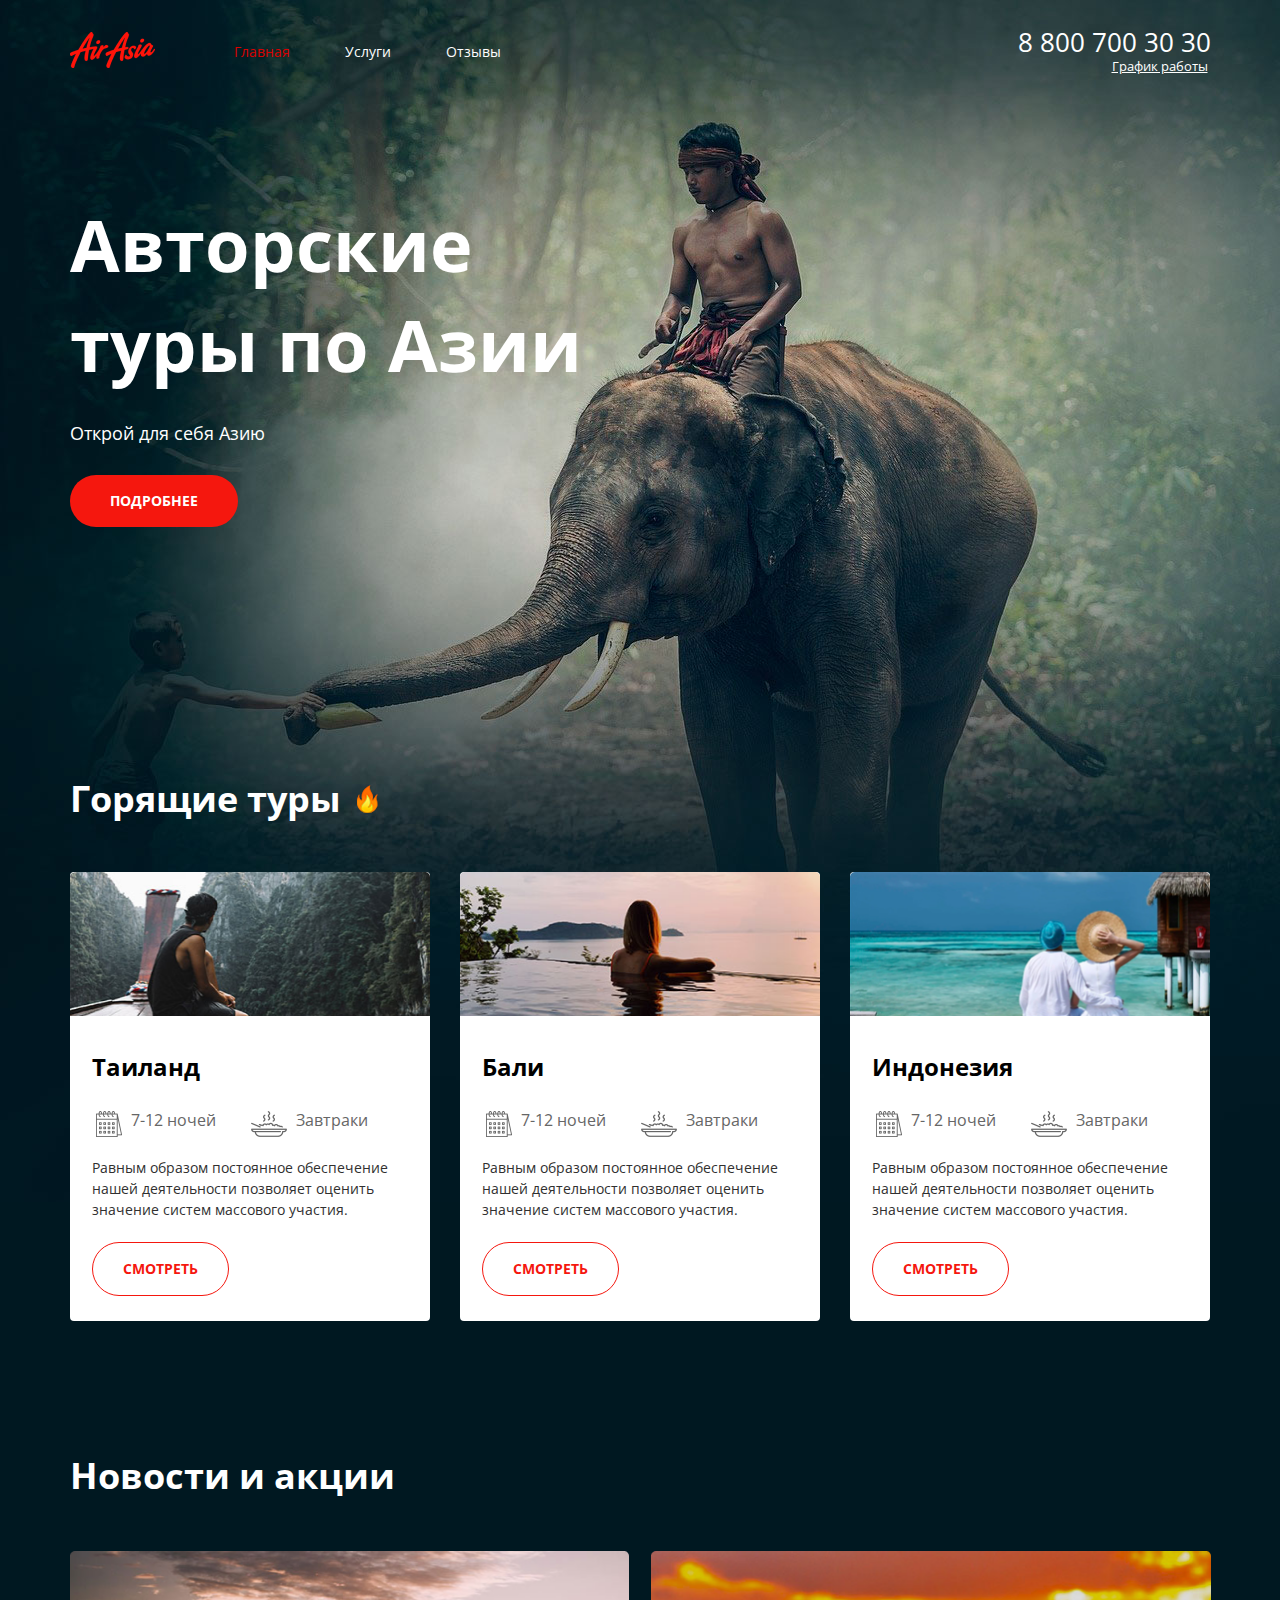
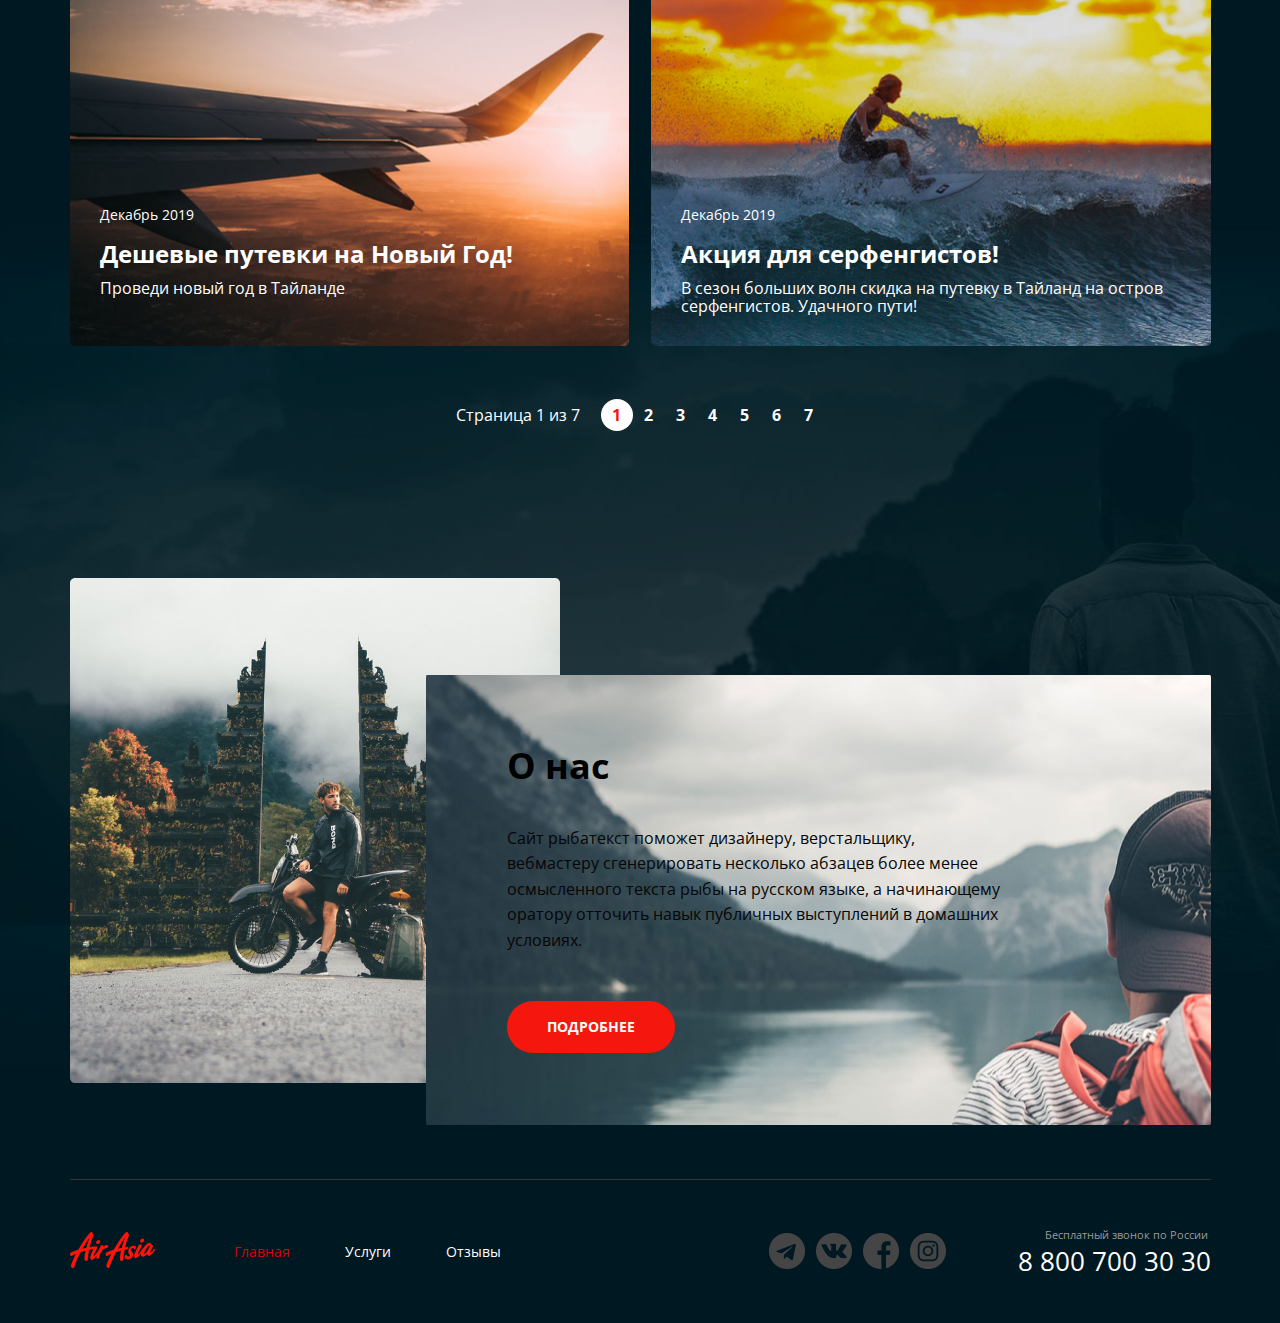
<file: index.html>
<!DOCTYPE html>
<html lang="ru">
<head>
    <meta charset="UTF-8">
    <meta http-equiv="X-UA-Compatible" content="IE=edge">
    <meta name="viewport" content="width=1200, initial-scale=1.0">
    <link rel="stylesheet" href="/air-asia/css/main.css">
    <title>Air-Asia Главная</title>
    <link rel="preconnect" href="https://fonts.googleapis.com">
    <link rel="preconnect" href="https://fonts.gstatic.com" crossorigin>
    <link href="https://fonts.googleapis.com/css2?family=Open+Sans:wght@400;700&display=swap" rel="stylesheet"> 
</head>
<body>
    <div class="wrapper main-page-wrapper">
        <div class="container hero__container">
            <header class="header">
                <div class="container header__container">
                    <div class="header__col">
                        <a href="/air-asia/index.html" class="logo">
                            <img src="/air-asia/img/logo.png" alt="Логотип фирмы" class="logo__img">
                        </a>
                        <nav class="menu">
                            <ul class="menu__list">
                                <li class="menu__item"><a href="/air-asia/index.html" class="menu__link menu__link--active">Главная</a></li>
                                <li class="menu__item"><a href="/air-asia/services.html" class="menu__link">Услуги</a></li>
                                <li class="menu__item"><a href="/air-asia/reviews.html" class="menu__link">Отзывы</a></li>
                            </ul>
                        </nav>
                    </div>
                    <div class="header__col header__col--align--right">
                        <address class="contacts">
                            <a href="tel:+78007003030" class="contacts__phone">8 800 700 30 30</a>
                            <div class="contacts__schedule">
                                <a href="" class="contacts__text contacts__text--header">График работы</a>
                                <ul class="contacts__dropdown">
                                    <li class="contacts__item contacts__item--bold">пн-вс : 09:00 - 20:00</li>
                                    <li class="contacts__item">Обед: 14:00-14:30</li>
                                </ul>
                            </div>
                            
                        </address>
                    </div>  
                </div>
            </header>
            <section class="tours">
                <div class="container">
                    <div class="tours__content">
                        <h1 class="tours__title">Авторские туры по Азии</h1>
                        <div class="tours__text">Открой для себя Азию</div>
                        <a href="#" class="button tours__button">Подробнее</a>
                    </div>
                </div>
            </section>
        </div>
        <main class="main-content">   
            <section class="offers">
                <div class="container">
                    <h2 class="title title--fire">Горящие туры</h2>
                    <ul class="offers__list">
                        <li class="offers__item">
                            <img src="/air-asia/img/tailand.png" alt="hot tours" class="offers__img">
                            <div class="offers__content">
                                <div class="offers__title">Таиланд</div>
                                <ul class="offers__features">
                                    <li class="offers__feature">
                                        <img src="/air-asia/img/calendar.png" alt="Календарь" class="offers__feature-img">
                                        <div class="offers__feature-text">7-12 ночей</div>
                                    </li>
                                    <li class="offers__feature">
                                        <img src="/air-asia/img/meal.png" alt="Завтраки" class="offers__feature-img">
                                        <div class="offers__feature-text">Завтраки</div>
                                    </li>
                                </ul>
                                <p class="offers__text">
                                    Равным образом постоянное обеспечение нашей деятельности позволяет оценить значение систем массового участия.
                                </p>
                                <a href="#" class="button button--light">смотреть</a>
                            </div>
                        </li>
                        <li class="offers__item">
                            <img src="/air-asia/img/bali.png" alt="hot tours" class="offers__img">
                            <div class="offers__content">
                                <div class="offers__title">Бали</div>
                                <ul class="offers__features">
                                    <li class="offers__feature">
                                        <img src="/air-asia/img/calendar.png" alt="Календарь" class="offers__feature-img">
                                        <div class="offers__feature-text">7-12 ночей</div>
                                    </li>
                                    <li class="offers__feature">
                                        <img src="/air-asia/img/meal.png" alt="Завтраки" class="offers__feature-img">
                                        <div class="offers__feature-text">Завтраки</div>
                                    </li>
                                </ul>
                                <p class="offers__text">
                                    Равным образом постоянное обеспечение нашей деятельности позволяет оценить значение систем массового участия.
                                </p>
                                <a href="#" class="button button--light">смотреть</a>
                            </div>
                        </li>
                        <li class="offers__item">
                            <img src="/air-asia/img/indonesia.png" alt="hot tours" class="offers__img">
                            <div class="offers__content">
                                <div class="offers__title">Индонезия</div>
                                <ul class="offers__features">
                                    <li class="offers__feature">
                                        <img src="/air-asia/img/calendar.png" alt="Календарь" class="offers__feature-img">
                                        <div class="offers__feature-text">7-12 ночей</div>
                                    </li>
                                    <li class="offers__feature">
                                        <img src="/air-asia/img/meal.png" alt="Завтраки" class="offers__feature-img">
                                        <div class="offers__feature-text">Завтраки</div>
                                    </li>
                                </ul>
                                <p class="offers__text">
                                    Равным образом постоянное обеспечение нашей деятельности позволяет оценить значение систем массового участия.
                                </p>
                                <a href="#" class="button button--light">смотреть</a>
                            </div>
                        </li>
                    </ul>
                </div>
            </section>
            <section class="news">
                <div class="container">
                    <h2 class="title news__title-main">Новости и акции</h2>
                    <ul class="news__list">
                        <li class="news__item">
                            <img src="/air-asia/img/plain.png" alt="Самолет" class="news__img">
                            <div class="news__content">
                                <div class="news__date">Декабрь 2019</div>
                                <h3 class="news__title">Дешевые путевки на Новый Год!</h3>
                                <h4 class="news__text">Проведи новый год в Тайланде</h4>
                            </div>
                        </li>
                        <li class="news__item">
                            <img src="/air-asia/img/surferr.png" alt="Серфер" class="news__img">
                            <div class="news__content">
                                <div class="news__date">Декабрь 2019</div>
                                <h3 class="news__title">Акция для серфенгистов!</h3>
                                <h4 class="news__text">В сезон больших волн скидка на путевку в Тайланд на остров серфенгистов. Удачного пути!</h4>
                            </div>
                        </li>
                    </ul>
                    <div class="paginator">
                        <div class="paginator__display">Страница 1 из 7</div>
                        <ul class="paginator__list">
                            <li class="paginator__item paginator__item--active">
                                <a href="#" class="paginator__link">1</a>
                                </li>
                            <li class="paginator__item">
                                <a href="#" class="paginator__link">2</a>
                            </li>
                            <li class="paginator__item">
                                <a href="#" class="paginator__link">3</a>
                            </li>
                            <li class="paginator__item">
                                <a href="#" class="paginator__link">4</a>
                            </li>
                            <li class="paginator__item">
                                <a href="#" class="paginator__link">5</a>
                            </li>
                            <li class="paginator__item">
                                <a href="#" class="paginator__link">6</a>
                            </li>
                            <li class="paginator__item">
                                <a href="#" class="paginator__link">7</a>
                            </li>
                        </ul>
                    </div>
                </div>
            </section>
            <section class="about">
                <div class="container">
                    <div class="about__decor">
                        <img src="/air-asia/img/gates.png" alt="Ворота" class="about__decor-img">
                    </div>
                    <div class="container about__container">
                        <div class="about__content">
                            <h2 class="title title--dark">О нас</h2>
                            <p class="about__text">
                                Сайт рыбатекст поможет дизайнеру, верстальщику, вебмастеру сгенерировать несколько абзацев более менее осмысленного текста рыбы на русском языке, а начинающему оратору отточить навык публичных выступлений в домашних условиях. 
                            </p>
                            <a href="#" class="button button--about">Подробнее</a>
                        </div>
                    </div>
                </div>
            </section>
        </main>
        <footer class="footer-container__content">
            <div class="footer">
                <div class="container footer__container">
                    <div class="footer__col">
                        <a href="/air-asia/index.html" class="logo">
                            <img src="/air-asia/img/logo.png" alt="Логотип фирмы" class="logo__img">
                        </a>
                        <nav class="menu">
                            <ul class="menu__list">
                                <li class="menu__item"><a href="/air-asia/index.html" class="menu__link menu__link--active">Главная</a></li>
                                <li class="menu__item"><a href="/air-asia/services.html" class="menu__link">Услуги</a></li>
                                <li class="menu__item"><a href="/air-asia/reviews.html" class="menu__link">Отзывы</a></li>
                            </ul>
                        </nav>
                    </div>
                    <div class="footer__col footer__col--align--right">
                        <nav class="social">
                            <ul class="social__list">
                                <li class="social__item social__item--icon--telegr">
                                    <a href="#" class="social__link social__link--telegram"></a>
                                </li>
                                <li class="social__item social__item--icon--vk">
                                    <a href="#" class="social__link social__link--vk">
                                    </a>
                                </li>
                                <li class="social__item social__item--icon--fb">
                                    <a href="#" class="social__link social__link--fb">
                                    </a>
                                </li>
                                <li class="social__item social__item--icon--instagram">
                                    <a href="#" class="social__link social__link--instagram">
                                    </a>
                                </li>
                            </ul>
                        </nav>
                        <address class="contacts">
                            <div class="contacts__text contacts__text--footer">Бесплатный звонок по России</div>
                            <a href="tel:+78007003030" class="contacts__phone">8 800 700 30 30</a>
                        </address>
                    </div>
                </div>
            </div>
        </footer>
    </div>
</body>
</html>
</file>
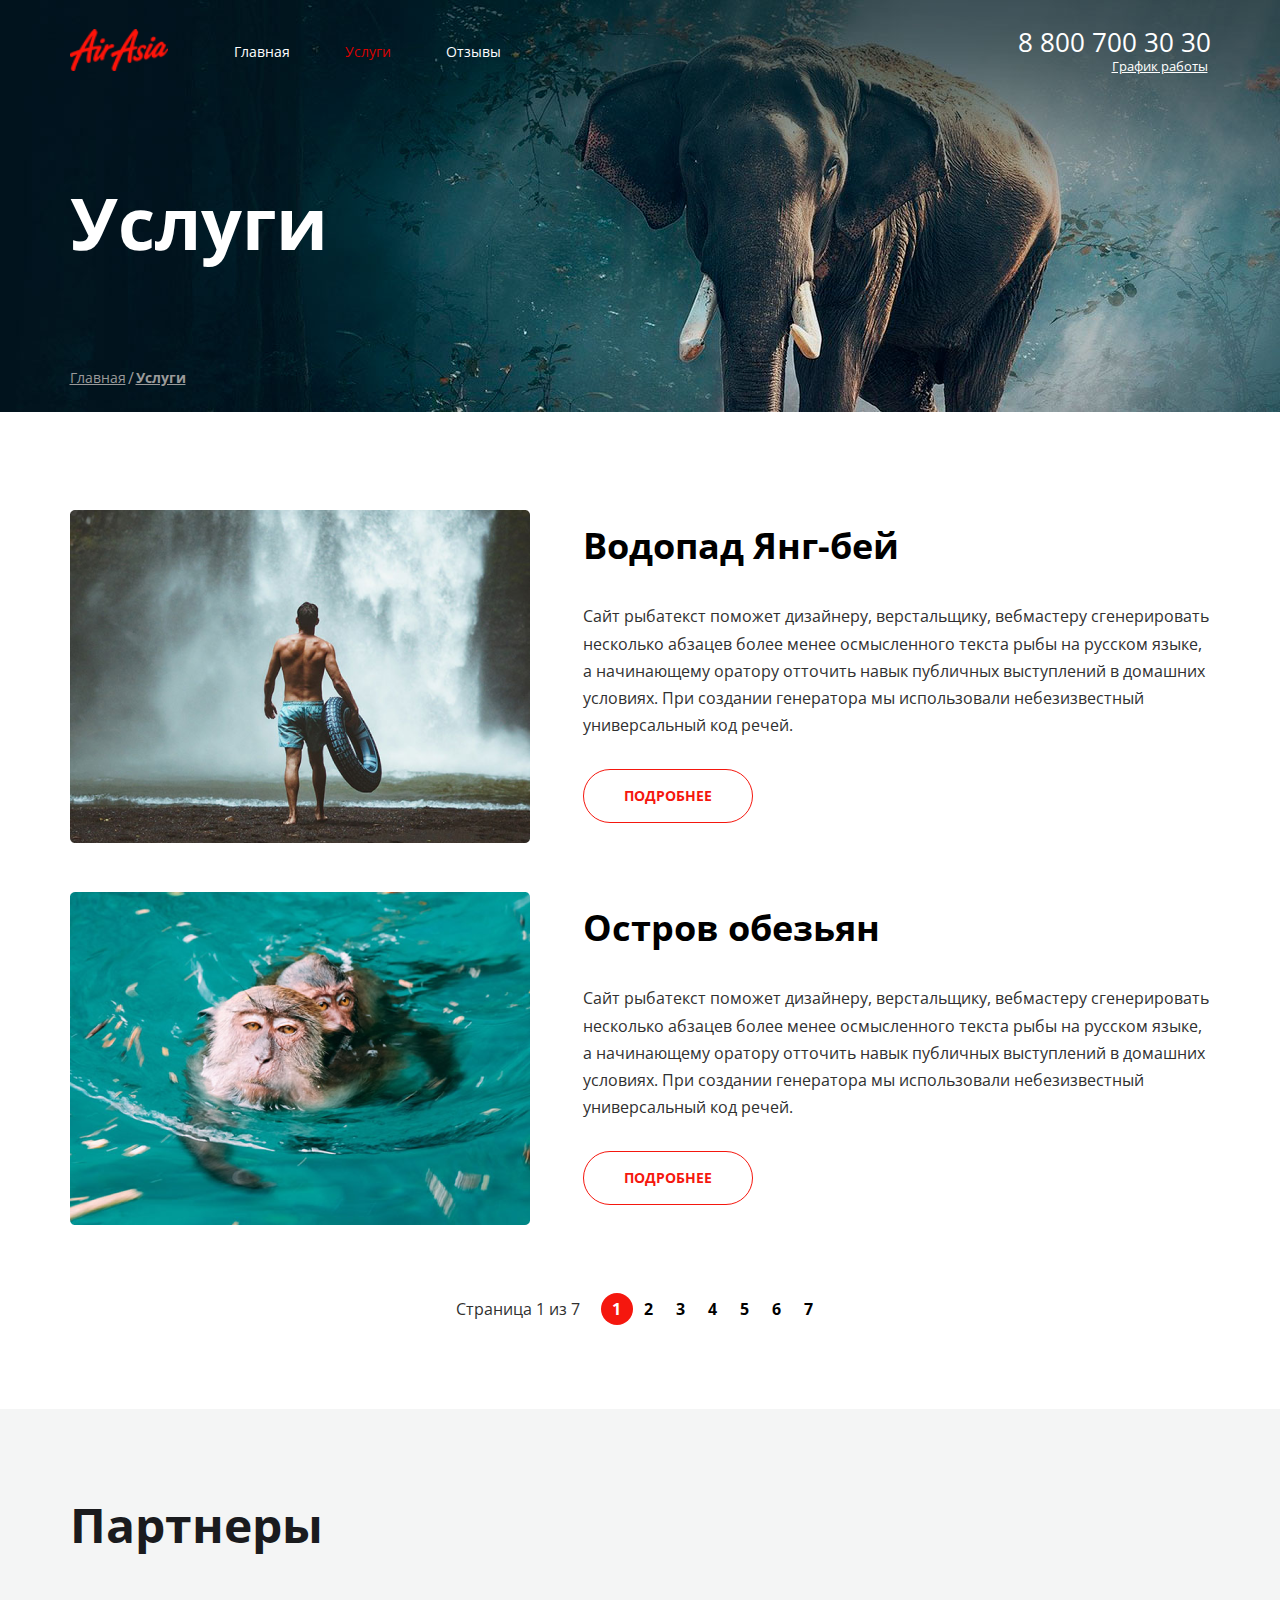
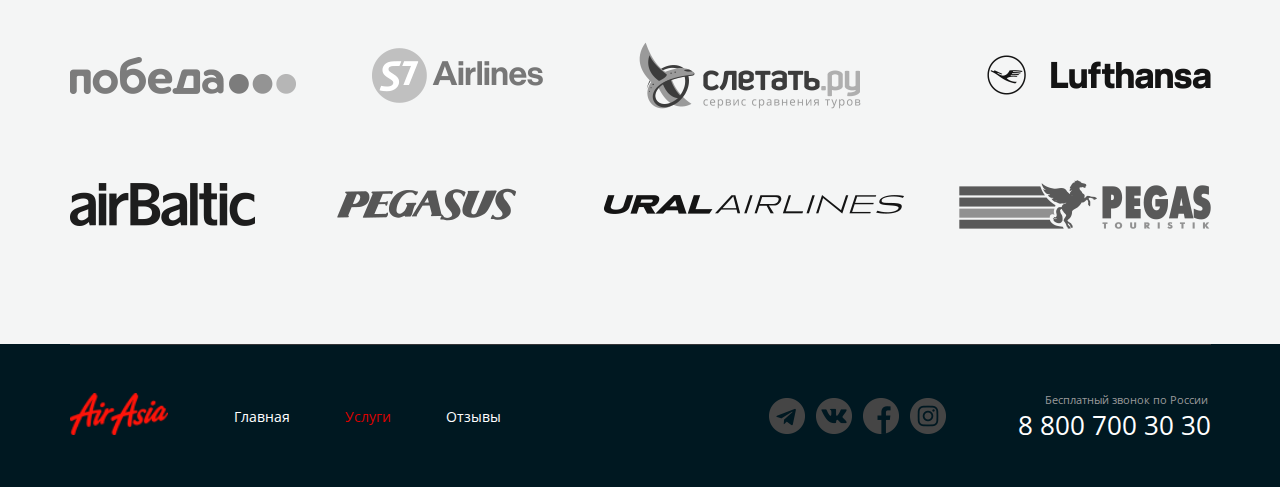
<file: services.html>
<!DOCTYPE html>
<html lang="ru">
<head>
    <meta charset="UTF-8">
    <meta http-equiv="X-UA-Compatible" content="IE=edge">
    <meta name="viewport" content="width=1200, initial-scale=1.0">
    <link rel="preconnect" href="https://fonts.googleapis.com">
    <link rel="preconnect" href="https://fonts.gstatic.com" crossorigin>
    <link href="https://fonts.googleapis.com/css2?family=Open+Sans:wght@400;700&display=swap" rel="stylesheet"> 
    <link rel="stylesheet" href="/air-asia/css/main.css">
    <title>Услуги</title>
</head>
<body>
    <div class="wrapper">
        <section class="top-line">
            <div class="container top-line__container">
                <header class="header header-services">
                    <div class="header__col">
                        <a href="/air-asia/index.html" class="header__logo">
                            <img src="/air-asia/img/logo.png" alt="Логотип фирмы" class="logo__img header__logo__img">
                        </a>
                        <nav class="menu">
                            <ul class="menu__list">
                                <li class="menu__item"><a href="/air-asia/index.html" class="menu__link">Главная</a></li>
                                <li class="menu__item"><a href="/air-asia/services.html" class="menu__link menu__link--active">Услуги</a></li>
                                <li class="menu__item"><a href="/air-asia/reviews.html" class="menu__link">Отзывы</a></li>
                            </ul>
                        </nav>
                    </div>
                    <div class="header__col header__col--align--right">
                        <address class="contacts">
                            <a href="tel:+78007003030" class="contacts__phone">8 800 700 30 30</a>
                            <div class="contacts__schedule">
                                <a href="" class="contacts__text contacts__text--header">График работы</a>
                                <ul class="contacts__dropdown">
                                    <li class="contacts__item contacts__item--bold">пн-вс : 09:00 - 20:00</li>
                                    <li class="contacts__item">Обед: 14:00-14:30</li>
                                </ul>
                            </div>
                            
                        </address>
                    </div>  
                </header>
                <h1 class="page-title">Услуги</h1>
                <nav class="breadcrumbs">
                    <ul class="breadcrumbs__list">
                        <li class="breadcrumbs__item">
                            <a href="/air-asia/index.html" class="breadcrumbs__link">Главная</a>
                        </li>
                        <li class="breadcrumbs__item breadcrumbs__item--active">
                            <a href="/air-asia/services.html" class="breadcrumbs__link">Услуги</a>
                        </li>
                    </ul>
                </nav>
            </div>
        </section>
        <main class="page-content">
            <div class="container">
                <ul class="services">
                    <li class="services__item service">
                        <div class="service__img">
                            <img src="/air-asia/img/waterfall.png" alt="Водопад" class="service__img-elem">
                        </div>
                        <div class="service__content">
                            <h2 class="service__title">
                                Водопад Янг-бей
                            </h2>
                            <div class="service__desc">
                                <p>
                                    Сайт рыбатекст поможет дизайнеру, верстальщику, вебмастеру сгенерировать несколько абзацев более менее осмысленного текста рыбы на русском языке, а начинающему оратору отточить навык публичных выступлений в домашних условиях. При создании генератора мы использовали небезизвестный универсальный код речей. 
                                </p>
                            </div>
                            <a href="#" class="button button--light service__button">подробнее</a>
                        </div>
                    </li>
                    <li class="services__item service">
                        <div class="service__img">
                            <img src="/air-asia/img/monkeys.png" alt="Водопад" class="service__img-elem">
                        </div>
                        <div class="service__content">
                            <h2 class="service__title">
                                Остров обезьян
                            </h2>
                            <div class="service__desc">
                                <p>
                                    Сайт рыбатекст поможет дизайнеру, верстальщику, вебмастеру сгенерировать несколько абзацев более менее осмысленного текста рыбы на русском языке, а начинающему оратору отточить навык публичных выступлений в домашних условиях. При создании генератора мы использовали небезизвестный универсальный код речей. 
                                </p>
                            </div>
                            <a href="#" class="button button--light service__button">подробнее</a>
                        </div>
                    </li>
                </ul>
                <div class="paginator paginator--theme--dark">
                    <div class="paginator__display">Страница 1 из 7</div>
                    <ul class="paginator__list">
                        <li class="paginator__item paginator__item--active">
                            <a href="#" class="paginator__link">1</a>
                            </li>
                        <li class="paginator__item">
                            <a href="#" class="paginator__link">2</a>
                        </li>
                        <li class="paginator__item">
                            <a href="#" class="paginator__link">3</a>
                        </li>
                        <li class="paginator__item">
                            <a href="#" class="paginator__link">4</a>
                        </li>
                        <li class="paginator__item">
                            <a href="#" class="paginator__link">5</a>
                        </li>
                        <li class="paginator__item">
                            <a href="#" class="paginator__link">6</a>
                        </li>
                        <li class="paginator__item">
                            <a href="#" class="paginator__link">7</a>
                        </li>
                    </ul>
                </div>
            </div>
        </main>
        <section class="inner-section inner-section--bg--grey">
            <div class="container">
                <h2 class="inner-section__title">Партнеры</h2>
                <ul class="partners__list">
                    <li class="partners__item">
                        <a href="#" class="partners__link">
                            <img src="/air-asia/img/pobeda.png" alt="Pobeda">
                        </a>
                    </li>
                    <li class="partners__item">
                        <a href="#" class="partners__link">
                            <img src="/air-asia/img/s7.png" alt="S7Airlines">
                        </a>
                    </li>
                    <li class="partners__item">
                        <a href="#" class="partners__link">
                            <img src="/air-asia/img/lets-fly.png" alt="Fly">
                        </a>
                    </li>
                    <li class="partners__item">
                        <a href="#" class="partners__link">
                            <img src="/air-asia/img/lufthansa.png" alt="Lufthansa">
                        </a>
                    </li>
                    <li class="partners__item">
                        <a href="#" class="partners__link">
                            <img src="/air-asia/img/airbaltic.png" alt="AirBaltic">
                        </a>
                    </li>
                    <li class="partners__item">
                        <a href="#" class="partners__link">
                            <img src="/air-asia/img/pegasus.png" alt="Pegasus">
                        </a>
                    </li>
                    <li class="partners__item">
                        <a href="#" class="partners__link">
                            <img src="/air-asia/img/ural.png" alt="UralAirlines">
                        </a>
                    </li>
                    <li class="partners__item">
                        <a href="#" class="partners__link">
                            <img src="/air-asia/img/pegas.png" alt="Pegas">
                        </a>
                    </li>
                </ul>
            </div>
        </section>
        <footer class="footer-container__content">
            <div class="footer">
                <div class="container footer__container">
                    <div class="footer__col">
                        <a href="/air-asia/index.html" class="footer__logo footer__logo__img">
                            <img src="/air-asia/img/logo.png" alt="Логотип фирмы" class="logo__img footer__logo__img">
                        </a>
                        <nav class="menu">
                            <ul class="menu__list">
                                <li class="menu__item"><a href="/air-asia/index.html" class="menu__link">Главная</a></li>
                                <li class="menu__item"><a href="/air-asia/services.html" class="menu__link menu__link--active">Услуги</a></li>
                                <li class="menu__item"><a href="/air-asia/reviews.html" class="menu__link">Отзывы</a></li>
                            </ul>
                        </nav>
                    </div>
                    <div class="footer__col footer__col--align--right">
                        <nav class="social">
                            <ul class="social__list">
                                <li class="social__item social__item--icon--telegr">
                                    <a href="#" class="social__link social__link--telegram"></a>
                                </li>
                                <li class="social__item social__item--icon--vk">
                                    <a href="#" class="social__link social__link--vk">
                                    </a>
                                </li>
                                <li class="social__item social__item--icon--fb">
                                    <a href="#" class="social__link social__link--fb">
                                    </a>
                                </li>
                                <li class="social__item social__item--icon--instagram">
                                    <a href="#" class="social__link social__link--instagram">
                                    </a>
                                </li>
                            </ul>
                        </nav>
                        <address class="contacts">
                            <div class="contacts__text contacts__text--footer">Бесплатный звонок по России</div>
                            <a href="tel:+78007003030" class="contacts__phone">8 800 700 30 30</a>
                        </address>
                    </div>
                </div>
            </div>
        </footer>
    </div>
</body>
</html>
</file>
<file: air-asia/css/main.css>
@import url(/air-asia/css/normalize.css);

@import url(/air-asia/css/blocks/base.css);
@import url(/air-asia/css/blocks/header.css);
@import url(/air-asia/css/blocks/tours.css);
@import url(/air-asia/css/blocks/offers.css);
@import url(/air-asia/css/blocks/news.css);
@import url(/air-asia/css/blocks/about.css);
@import url(/air-asia/css/blocks/footer.css);
@import url(/air-asia/css/blocks/top-line.css);
@import url(/air-asia/css/blocks/breadcrumbs.css);
@import url(/air-asia/css/blocks/services.css);
@import url(/air-asia/css/blocks/paginator.css);
@import url(/air-asia/css/blocks/inner-section.css);
</file>
